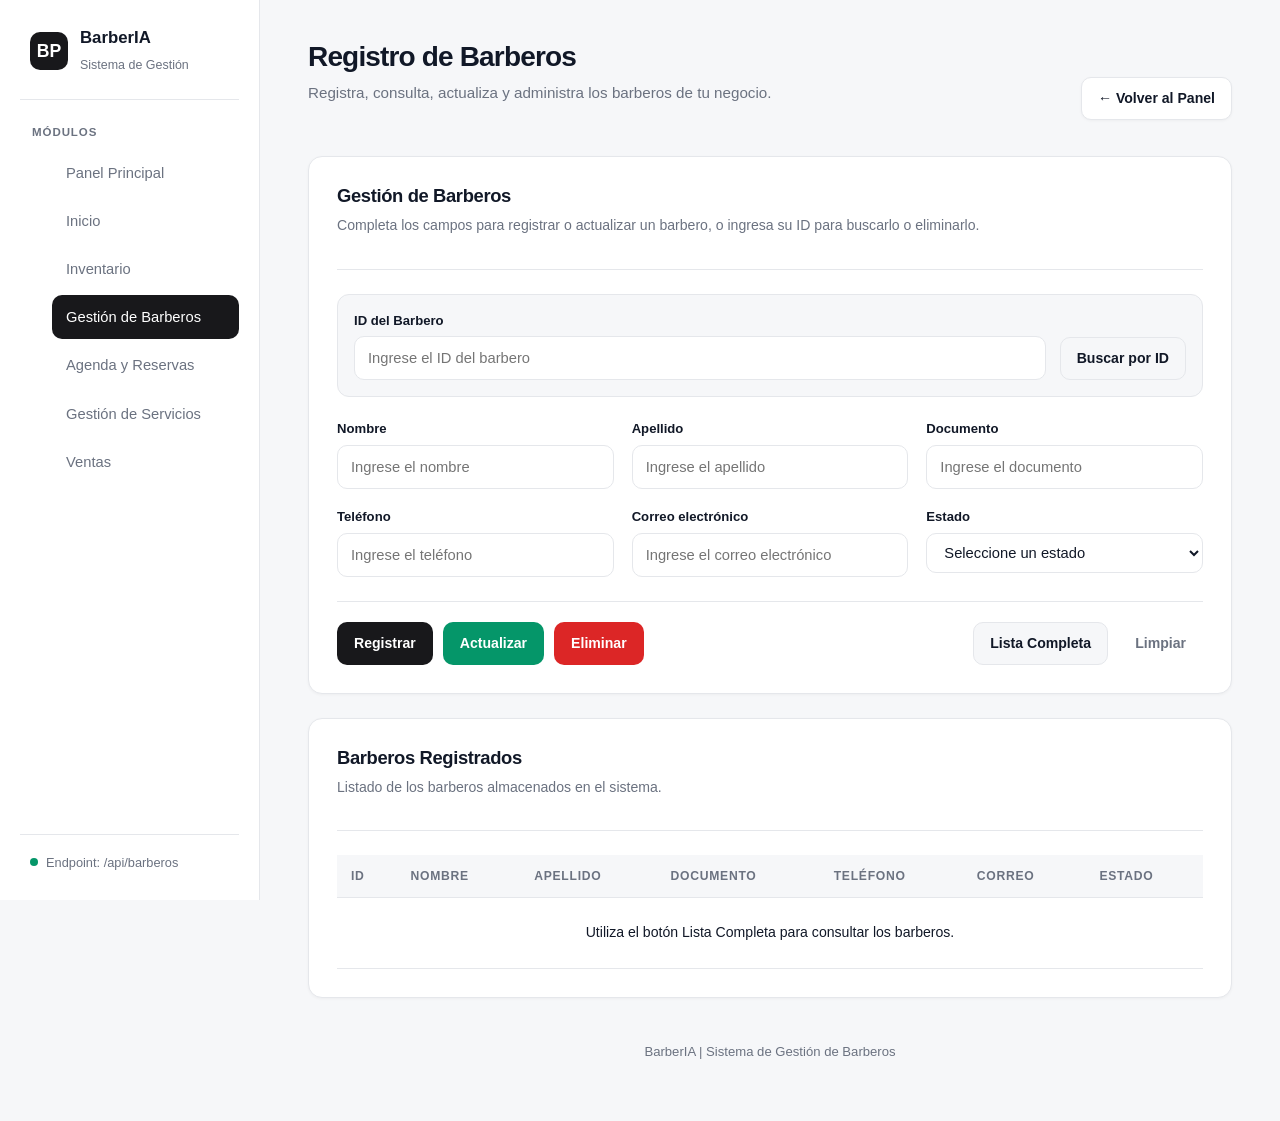
<file: barberos/index.html>
<!DOCTYPE html>
<html lang="es">
<head>
    <meta charset="UTF-8">
    <meta name="viewport" content="width=device-width, initial-scale=1.0">

    <title>BarberIA | Gestión de Barberos</title>

    <!-- Bootstrap para los mensajes -->
    <link href="https://cdn.jsdelivr.net/npm/bootstrap@5.3.3/dist/css/bootstrap.min.css"
          rel="stylesheet">

    <style>
        :root {
            --bg: #f6f7f9;
            --surface: #ffffff;
            --border: #e5e7eb;
            --text-main: #111827;
            --text-muted: #6b7280;
            --accent: #18181b;
            --accent-hover: #27272a;
            --success: #059669;
            --danger: #dc2626;
            --radius: 14px;
            --shadow-sm: 0 1px 3px rgba(0, 0, 0, 0.04);
        }

        * {
            box-sizing: border-box;
            margin: 0;
            padding: 0;
        }

        body {
            font-family: -apple-system, BlinkMacSystemFont, "Segoe UI",
                         Roboto, Inter, sans-serif;
            background-color: var(--bg);
            color: var(--text-main);
            display: flex;
            min-height: 100vh;
            line-height: 1.5;
        }

        /* BARRA LATERAL */

        .sidebar {
            width: 260px;
            background-color: var(--surface);
            border-right: 1px solid var(--border);
            padding: 28px 20px;
            display: flex;
            flex-direction: column;
            justify-content: space-between;
            position: sticky;
            top: 0;
            height: 100vh;
            flex-shrink: 0;
        }

        .brand {
            display: flex;
            align-items: center;
            gap: 12px;
            padding: 0 10px 24px;
            border-bottom: 1px solid var(--border);
            margin-bottom: 24px;
        }

        .brand-icon {
            width: 38px;
            height: 38px;
            background-color: var(--accent);
            color: white;
            border-radius: 10px;
            display: grid;
            place-items: center;
            font-weight: 700;
            font-size: 1.1rem;
        }

        .brand-text h1 {
            font-size: 1.05rem;
            font-weight: 700;
        }

        .brand-text span {
            font-size: 0.78rem;
            color: var(--text-muted);
            display: block;
        }

        .nav-label {
            font-size: 0.72rem;
            text-transform: uppercase;
            letter-spacing: 0.08em;
            color: var(--text-muted);
            font-weight: 600;
            padding: 0 12px;
            margin-bottom: 10px;
        }

        .nav-list {
            list-style: none;
            display: flex;
            flex-direction: column;
            gap: 4px;
        }

        .nav-link {
            display: flex;
            align-items: center;
            padding: 11px 14px;
            border-radius: 10px;
            text-decoration: none;
            color: var(--text-muted);
            font-size: 0.92rem;
            font-weight: 500;
            transition: all 0.18s ease;
        }

        .nav-link:hover {
            background-color: var(--bg);
            color: var(--text-main);
        }

        .nav-link.active {
            background-color: var(--accent);
            color: white;
        }

        .sidebar-footer {
            padding-top: 18px;
            border-top: 1px solid var(--border);
            font-size: 0.8rem;
            color: var(--text-muted);
            padding-left: 10px;
            display: flex;
            align-items: center;
            gap: 8px;
        }

        .status-dot {
            width: 8px;
            height: 8px;
            background-color: var(--success);
            border-radius: 50%;
        }

        /* CONTENIDO PRINCIPAL */

        .main-content {
            flex: 1;
            padding: 40px 48px;
            max-width: 1280px;
            margin: 0 auto;
            width: 100%;
            min-width: 0;
        }

        .topbar {
            display: flex;
            justify-content: space-between;
            align-items: flex-end;
            margin-bottom: 36px;
            flex-wrap: wrap;
            gap: 16px;
        }

        .topbar h2 {
            font-size: 1.75rem;
            font-weight: 700;
            letter-spacing: -0.03em;
        }

        .topbar p {
            color: var(--text-muted);
            font-size: 0.95rem;
            margin-top: 4px;
        }

        /* BOTONES */

        .btn-outline,
        .btn-primary,
        .btn-secondary,
        .btn-success,
        .btn-danger,
        .btn-ghost {
            display: inline-flex;
            align-items: center;
            justify-content: center;
            gap: 8px;
            padding: 10px 16px;
            border-radius: 10px;
            font-size: 0.88rem;
            font-weight: 600;
            text-decoration: none;
            cursor: pointer;
            border: 1px solid transparent;
            transition: all 0.18s ease;
        }

        .btn-outline {
            background-color: white;
            color: var(--text-main);
            border-color: var(--border);
            box-shadow: var(--shadow-sm);
        }

        .btn-outline:hover {
            background-color: var(--bg);
        }

        .btn-primary {
            background-color: var(--accent);
            color: white;
        }

        .btn-primary:hover {
            background-color: var(--accent-hover);
            color: white;
        }

        .btn-secondary {
            background-color: var(--bg);
            color: var(--text-main);
            border-color: var(--border);
        }

        .btn-secondary:hover {
            background-color: #eceef2;
        }

        .btn-success {
            background-color: var(--success);
            color: white;
        }

        .btn-success:hover {
            background-color: #047857;
            color: white;
        }

        .btn-danger {
            background-color: var(--danger);
            color: white;
        }

        .btn-danger:hover {
            background-color: #b91c1c;
            color: white;
        }

        .btn-ghost {
            background-color: transparent;
            color: var(--text-muted);
        }

        .btn-ghost:hover {
            color: var(--text-main);
            background-color: var(--bg);
        }

        /* TARJETAS */

        .panel-card {
            background-color: var(--surface);
            border: 1px solid var(--border);
            border-radius: var(--radius);
            padding: 28px;
            box-shadow: var(--shadow-sm);
            margin-bottom: 24px;
        }

        .panel-header {
            margin-bottom: 24px;
            padding-bottom: 16px;
            border-bottom: 1px solid var(--border);
        }

        .panel-header h3 {
            font-size: 1.15rem;
            font-weight: 700;
            letter-spacing: -0.02em;
        }

        .panel-header p {
            font-size: 0.88rem;
            color: var(--text-muted);
            margin-top: 4px;
        }

        /* BUSCAR POR ID */

        .search-row {
            display: grid;
            grid-template-columns: 1fr auto;
            gap: 14px;
            align-items: end;
            padding: 16px;
            background-color: var(--bg);
            border: 1px solid var(--border);
            border-radius: 12px;
            margin-bottom: 22px;
        }

        .search-action {
            display: flex;
        }

        /* FORMULARIO */

        .form-grid {
            display: grid;
            grid-template-columns: repeat(3, 1fr);
            gap: 18px;
        }

        .form-group {
            display: flex;
            flex-direction: column;
            gap: 6px;
        }

        .form-group label {
            font-size: 0.82rem;
            font-weight: 600;
            color: var(--text-main);
        }

        .form-group input,
        .form-group select {
            width: 100%;
            padding: 10px 13px;
            border-radius: 10px;
            border: 1px solid var(--border);
            background-color: var(--surface);
            color: var(--text-main);
            font-size: 0.92rem;
            transition: border-color 0.18s ease,
                        box-shadow 0.18s ease;
        }

        .form-group input:focus,
        .form-group select:focus {
            outline: none;
            border-color: var(--accent);
            box-shadow: 0 0 0 3px rgba(24, 24, 27, 0.08);
        }

        /* MENSAJES */

        #mensaje {
            margin-top: 18px;
        }

        #mensaje .alert {
            border-radius: 10px;
            margin-bottom: 0;
        }

        /* BARRA DE ACCIONES */

        .actions-bar {
            display: flex;
            justify-content: space-between;
            align-items: center;
            flex-wrap: wrap;
            gap: 12px;
            margin-top: 24px;
            padding-top: 20px;
            border-top: 1px solid var(--border);
        }

        .actions-left,
        .actions-right {
            display: flex;
            flex-wrap: wrap;
            gap: 10px;
        }

        /* TABLA */

        .table-section {
            margin-top: 24px;
        }

        .table-responsive {
            overflow-x: auto;
        }

        .data-table {
            width: 100%;
            border-collapse: collapse;
            font-size: 0.9rem;
        }

        .data-table th {
            text-align: left;
            font-size: 0.76rem;
            text-transform: uppercase;
            letter-spacing: 0.06em;
            color: var(--text-muted);
            font-weight: 600;
            padding: 12px 14px;
            border-bottom: 1px solid var(--border);
            background-color: var(--bg);
            white-space: nowrap;
        }

        .data-table td {
            padding: 13px 14px;
            border-bottom: 1px solid var(--border);
            color: var(--text-main);
            font-size: 0.88rem;
        }

        .data-table tbody tr:hover {
            background-color: var(--bg);
        }

        .empty-cell {
            text-align: center;
            color: var(--text-muted);
            padding: 24px !important;
        }

        /* PIE DE PÁGINA */

        .footer {
            text-align: center;
            color: var(--text-muted);
            padding: 20px 10px;
            font-size: 0.82rem;
        }

        /* RESPONSIVE */

        @media (max-width: 860px) {
            body {
                flex-direction: column;
            }

            .sidebar {
                width: 100%;
                height: auto;
                position: static;
                padding: 18px 20px;
            }

            .nav-list {
                flex-direction: row;
                flex-wrap: wrap;
            }

            .sidebar-footer {
                display: none;
            }

            .main-content {
                padding: 28px 20px;
            }

            .form-grid {
                grid-template-columns: repeat(2, 1fr);
            }
        }

        @media (max-width: 560px) {
            .form-grid {
                grid-template-columns: 1fr;
            }

            .search-row {
                grid-template-columns: 1fr;
            }

            .search-action button {
                width: 100%;
            }

            .panel-card {
                padding: 20px;
            }

            .actions-bar,
            .actions-left,
            .actions-right {
                width: 100%;
            }

            .actions-left button,
            .actions-right button {
                flex: 1;
            }
        }
    </style>
</head>

<body>

    <!-- BARRA LATERAL -->

    <aside class="sidebar">

        <div>

            <div class="brand">
                <div class="brand-icon">BP</div>

                <div class="brand-text">
                    <h1>BarberIA</h1>
                    <span>Sistema de Gestión</span>
                </div>
            </div>

            <p class="nav-label">Módulos</p>

            <ul class="nav-list">
                <li>
                    <a href="/index.html" class="nav-link">
                        Panel Principal
                    </a>
                </li>

                <li>
                    <a href="#" class="nav-link">
                        Inicio
                    </a>
                </li>

                <li>
                    <a href="#" class="nav-link">
                        Inventario
                    </a>
                </li>

                <li>
                    <a href="index.html" class="nav-link active">
                        Gestión de Barberos
                    </a>
                </li>

                <li>
                    <a href="#" class="nav-link">
                        Agenda y Reservas
                    </a>
                </li>

                <li>
                    <a href="#" class="nav-link">
                        Gestión de Servicios
                    </a>
                </li>

                <li>
                    <a href="#" class="nav-link">
                        Ventas
                    </a>
                </li>
            </ul>

        </div>

        <div class="sidebar-footer">
            <span class="status-dot"></span>
            <span>Endpoint: /api/barberos</span>
        </div>

    </aside>


    <!-- CONTENIDO PRINCIPAL -->

    <main class="main-content">

        <header class="topbar">

            <div>
                <h2>Registro de Barberos</h2>

                <p>
                    Registra, consulta, actualiza y administra
                    los barberos de tu negocio.
                </p>
            </div>

            <a href="/index.html" class="btn-outline">
                ← Volver al Panel
            </a>

        </header>


        <!-- FORMULARIO CRUD -->

        <section class="panel-card">

            <div class="panel-header">
                <h3>Gestión de Barberos</h3>

                <p>
                    Completa los campos para registrar o actualizar
                    un barbero, o ingresa su ID para buscarlo o eliminarlo.
                </p>
            </div>


            <form id="formBarberos" onsubmit="return false;">

                <!-- BÚSQUEDA POR ID -->

                <div class="search-row">

                    <div class="form-group">

                        <label for="id">ID del Barbero</label>

                        <input
                            type="number"
                            id="id"
                            min="1"
                            placeholder="Ingrese el ID del barbero"
                        >

                    </div>

                    <div class="search-action">

                        <button
                            type="button"
                            class="btn-secondary"
                            onclick="buscarBarbero()"
                        >
                            Buscar por ID
                        </button>

                    </div>

                </div>


                <!-- CAMPOS DEL BARBERO -->

                <div class="form-grid">

                    <div class="form-group">

                        <label for="nombre">Nombre</label>

                        <input
                            type="text"
                            id="nombre"
                            placeholder="Ingrese el nombre"
                        >

                    </div>


                    <div class="form-group">

                        <label for="apellido">Apellido</label>

                        <input
                            type="text"
                            id="apellido"
                            placeholder="Ingrese el apellido"
                        >

                    </div>


                    <div class="form-group">

                        <label for="documento">Documento</label>

                        <input
                            type="text"
                            id="documento"
                            placeholder="Ingrese el documento"
                        >

                    </div>


                    <div class="form-group">

                        <label for="telefono">Teléfono</label>

                        <input
                            type="text"
                            id="telefono"
                            placeholder="Ingrese el teléfono"
                        >

                    </div>


                    <div class="form-group">

                        <label for="correo">Correo electrónico</label>

                        <input
                            type="email"
                            id="correo"
                            placeholder="Ingrese el correo electrónico"
                        >

                    </div>


                    <div class="form-group">

                        <label for="estado">Estado</label>

                        <select id="estado">

                            <option value="">Seleccione un estado</option>
                            <option value="ACTIVO">Activo</option>
                            <option value="INACTIVO">Inactivo</option>

                        </select>

                    </div>

                </div>


                <!-- MENSAJES -->

                <div id="mensaje" role="status" aria-live="polite"></div>


                <!-- BOTONES CRUD -->

                <div class="actions-bar">

                    <div class="actions-left">

                        <button
                            type="button"
                            class="btn-primary"
                            onclick="registrarBarbero()"
                        >
                            Registrar
                        </button>

                        <button
                            type="button"
                            class="btn-success"
                            onclick="actualizarBarbero()"
                        >
                            Actualizar
                        </button>

                        <button
                            type="button"
                            class="btn-danger"
                            onclick="eliminarBarbero()"
                        >
                            Eliminar
                        </button>

                    </div>


                    <div class="actions-right">

                        <button
                            type="button"
                            class="btn-secondary"
                            onclick="listarBarberos()"
                        >
                            Lista Completa
                        </button>

                        <button
                            type="button"
                            class="btn-ghost"
                            onclick="limpiarFormulario()"
                        >
                            Limpiar
                        </button>

                    </div>

                </div>

            </form>

        </section>


        <!-- TABLA DE BARBEROS -->

        <section class="panel-card table-section">

            <div class="panel-header">

                <h3>Barberos Registrados</h3>

                <p>
                    Listado de los barberos almacenados en el sistema.
                </p>

            </div>

            <div class="table-responsive">

                <table class="data-table">

                    <thead>
                        <tr>
                            <th>ID</th>
                            <th>Nombre</th>
                            <th>Apellido</th>
                            <th>Documento</th>
                            <th>Teléfono</th>
                            <th>Correo</th>
                            <th>Estado</th>
                        </tr>
                    </thead>

                    <tbody id="tablaBarberos">
                        <tr>
                            <td colspan="7" class="empty-cell">
                                Utiliza el botón Lista Completa
                                para consultar los barberos.
                            </td>
                        </tr>
                    </tbody>

                </table>

            </div>

        </section>


        <!-- PIE DE PÁGINA -->

        <footer class="footer">
            BarberIA | Sistema de Gestión de Barberos
        </footer>

    </main>


    <!-- JAVASCRIPT DEL MÓDULO -->

    <script src="cliente.js"></script>

</body>
</html>
</file>
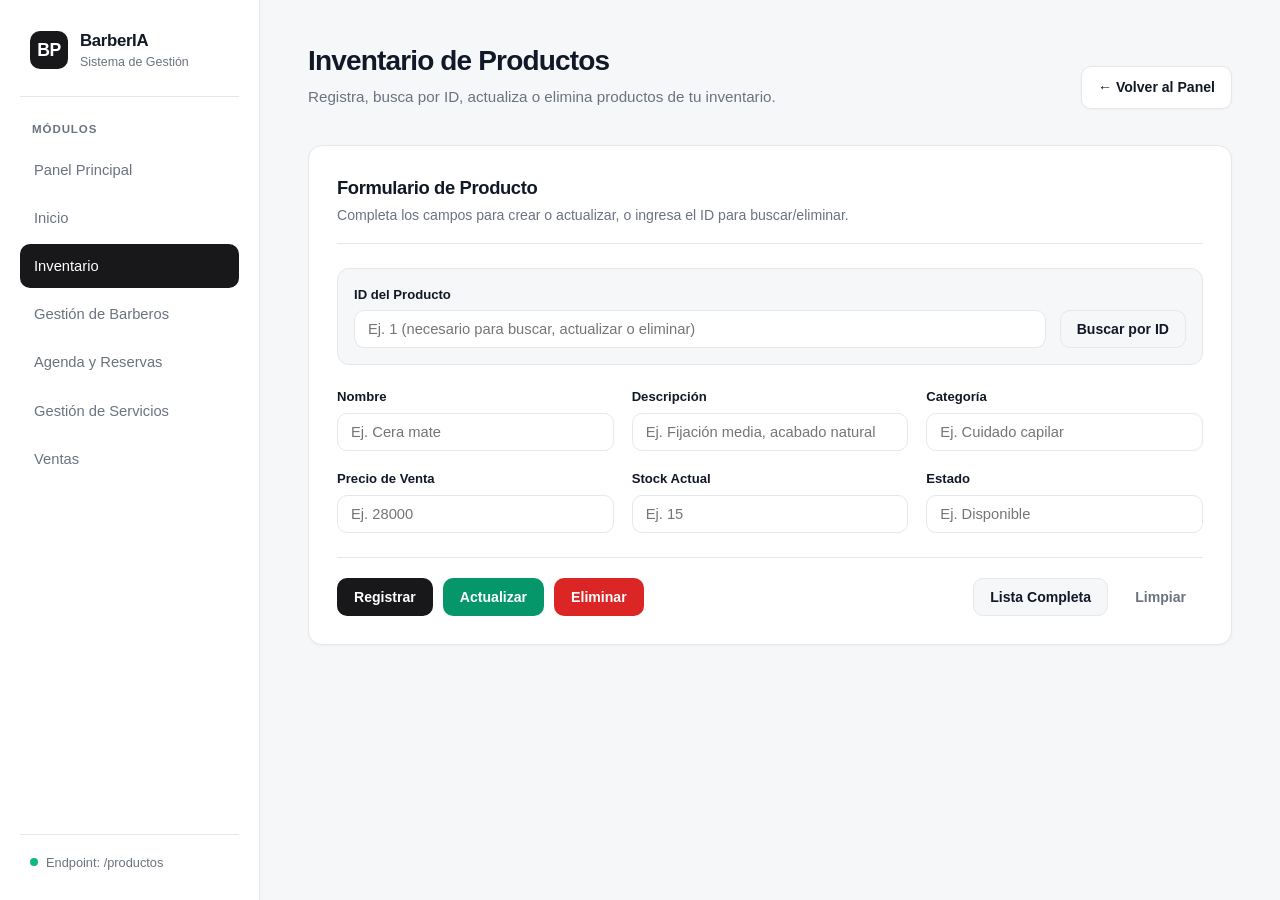
<file: inventario/inventario.html>
<!DOCTYPE html>
<html lang="es">
<head>
  <meta charset="UTF-8" />
  <meta name="viewport" content="width=device-width, initial-scale=1.0" />
  <title>BarberIA — Inventario</title>
  <link rel="stylesheet" href="/styles.css" />
  <link rel="stylesheet" href="/inventario/inventario.css" />
</head>
<body>

  <!-- Barra lateral -->
  <aside class="sidebar">
    <div>
      <div class="brand">
        <div class="brand-icon">BP</div>
        <div class="brand-text">
          <h1>BarberIA</h1>
          <span>Sistema de Gestión</span>
        </div>
      </div>

      <p class="nav-label">Módulos</p>
      <ul class="nav-list">
        <li><a href="/index.html" class="nav-link">Panel Principal</a></li>
        <li><a href="inicio.html" class="nav-link">Inicio</a></li>
        <li><a href="/inventario/inventario.html" class="nav-link active">Inventario</a></li>
        <li><a href="barberos.html" class="nav-link">Gestión de Barberos</a></li>
        <li><a href="agenda.html" class="nav-link">Agenda y Reservas</a></li>
        <li><a href="servicios.html" class="nav-link">Gestión de Servicios</a></li>
        <li><a href="ventas.html" class="nav-link">Ventas</a></li>
      </ul>
    </div>

    <div class="sidebar-footer">
      <span class="status-dot online"></span>
      <span>Endpoint: /productos</span>
    </div>
  </aside>

  <!-- Contenido principal -->
  <main class="main-content">
    <header class="topbar">
      <div>
        <h2>Inventario de Productos</h2>
        <p>Registra, busca por ID, actualiza o elimina productos de tu inventario.</p>
      </div>
      <a href="/index.html" class="btn-outline">← Volver al Panel</a>
    </header>

    <!-- Tarjeta del Formulario CRUD -->
    <section class="panel-card">
      <div class="panel-header">
        <div>
          <h3>Formulario de Producto</h3>
          <p>Completa los campos para crear o actualizar, o ingresa el ID para buscar/eliminar.</p>
        </div>
      </div>

      <form id="formInventario" onsubmit="return false;">
        <!-- Búsqueda por ID -->
        <div class="search-row">
          <div class="form-group">
            <label for="id">ID del Producto</label>
            <input type="number" id="id" min="1" placeholder="Ej. 1 (necesario para buscar, actualizar o eliminar)" />
          </div>
          <div class="search-action">
            <button type="button" class="btn-secondary" onclick="obtenerProducto()">Buscar por ID</button>
          </div>
        </div>

        <!-- Campos del producto -->
        <div class="form-grid">
          <div class="form-group">
            <label for="nombre">Nombre</label>
            <input type="text" id="nombre" placeholder="Ej. Cera mate" required />
          </div>

          <div class="form-group">
            <label for="descripcion">Descripción</label>
            <input type="text" id="descripcion" placeholder="Ej. Fijación media, acabado natural" required />
          </div>

          <div class="form-group">
            <label for="categoria">Categoría</label>
            <input type="text" id="categoria" placeholder="Ej. Cuidado capilar" required />
          </div>

          <div class="form-group">
            <label for="precioVenta">Precio de Venta</label>
            <input type="number" id="precioVenta" min="0" step="any" placeholder="Ej. 28000" required />
          </div>

          <div class="form-group">
            <label for="stockActual">Stock Actual</label>
            <input type="number" id="stockActual" min="0" step="1" placeholder="Ej. 15" required />
          </div>

          <div class="form-group">
            <label for="estado">Estado</label>
            <input type="text" id="estado" placeholder="Ej. Disponible" required />
          </div>
        </div>

        <div id="mensajeEstado" class="feedback" role="status" aria-live="polite"></div>

        <!-- Acciones CRUD -->
        <div class="actions-bar">
          <div class="actions-left">
            <button type="button" class="btn-primary" onclick="registrarProducto()">Registrar</button>
            <button type="button" class="btn-success" onclick="actualizarProducto()">Actualizar</button>
            <button type="button" class="btn-danger" onclick="eliminarProducto()">Eliminar</button>
          </div>
          <div class="actions-right">
            <button type="button" class="btn-secondary" onclick="obtenerListaProductos()">Lista Completa</button>
            <button type="button" class="btn-ghost" onclick="limpiarFormulario()">Limpiar</button>
          </div>
        </div>
      </form>
    </section>

   
  <script src="/inventario/inventario.js"></script>
</body>
</html>
</file>
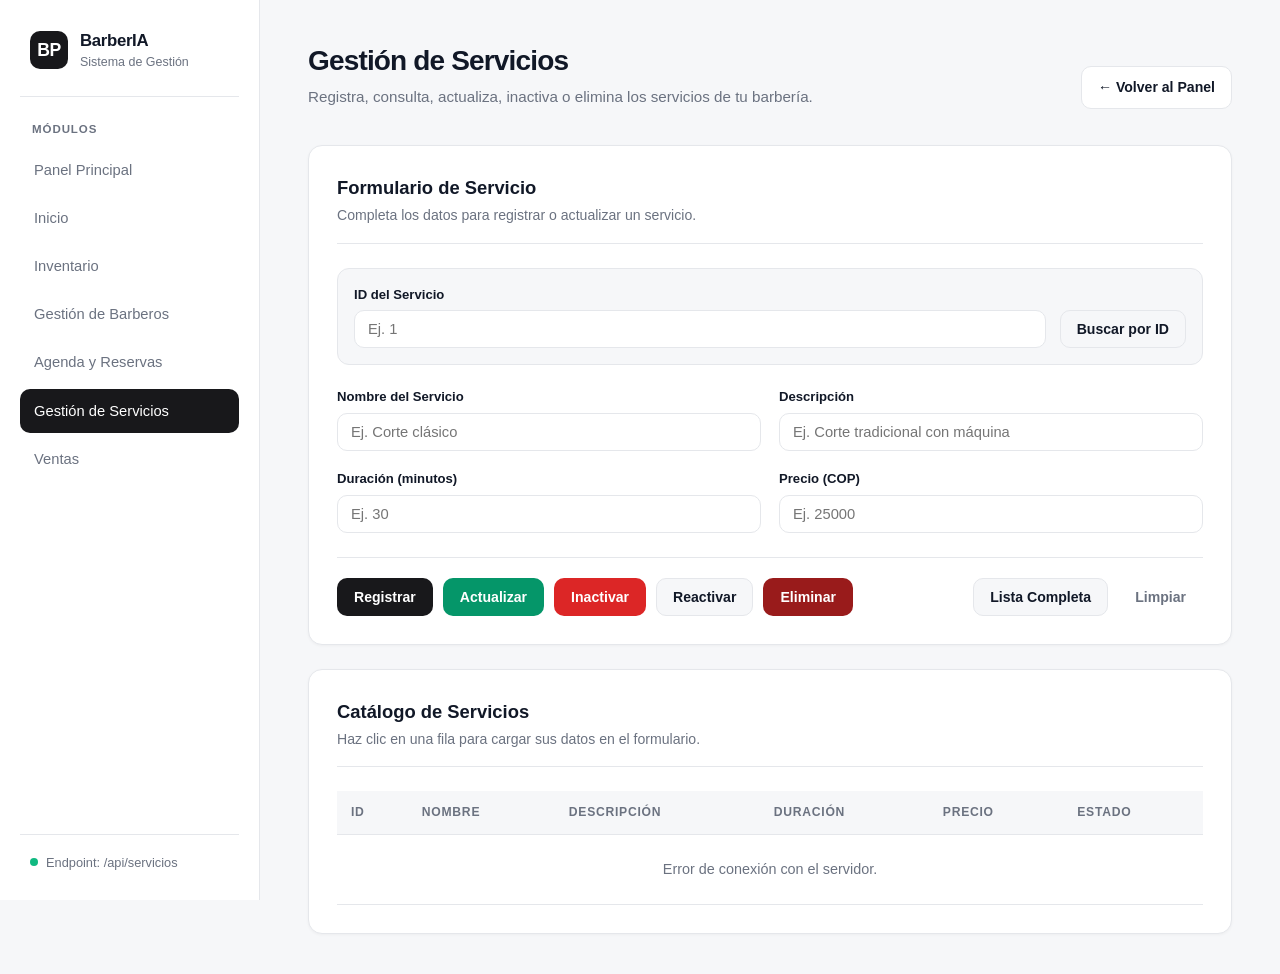
<file: servicios/servicios.html>
<!DOCTYPE html>
<html lang="es">
<head>
  <meta charset="UTF-8">
  <meta name="viewport" content="width=device-width, initial-scale=1.0">
  <title>BarberIA — Gestión de Servicios</title>

  <!-- Rutas corregidas -->
  <link rel="stylesheet" href="../styles.css">
  <link rel="stylesheet" href="servicios.css">
</head>

<body>

  <!-- Barra lateral -->
  <aside class="sidebar">
    <div>
      <div class="brand">
        <div class="brand-icon">BP</div>
        <div class="brand-text">
          <h1>BarberIA</h1>
          <span>Sistema de Gestión</span>
        </div>
      </div>

      <p class="nav-label">Módulos</p>

      <ul class="nav-list">
        <li><a href="../index.html" class="nav-link">Panel Principal</a></li>
        <li><a href="../inicio.html" class="nav-link">Inicio</a></li>
        <li><a href="../inventario/inventario.html" class="nav-link">Inventario</a></li>
        <li><a href="../barberos.html" class="nav-link">Gestión de Barberos</a></li>
        <li><a href="../agenda.html" class="nav-link">Agenda y Reservas</a></li>
        <li><a href="servicios.html" class="nav-link active">Gestión de Servicios</a></li>
        <li><a href="../ventas.html" class="nav-link">Ventas</a></li>
      </ul>
    </div>

    <div class="sidebar-footer">
      <span class="status-dot online"></span>
      <span>Endpoint: /api/servicios</span>
    </div>
  </aside>

  <!-- Contenido principal -->
  <main class="main-content">

    <header class="topbar">
      <div>
        <h2>Gestión de Servicios</h2>
        <p>Registra, consulta, actualiza, inactiva o elimina los servicios de tu barbería.</p>
      </div>

      <a href="../index.html" class="btn-outline">← Volver al Panel</a>
    </header>

    <!-- Formulario -->
    <section class="panel-card">
      <div class="panel-header">
        <div>
          <h3>Formulario de Servicio</h3>
          <p>Completa los datos para registrar o actualizar un servicio.</p>
        </div>
      </div>

      <form id="formServicios" onsubmit="return false;">
        <div class="search-row">
          <div class="form-group">
            <label for="id">ID del Servicio</label>
            <input type="number" id="id" min="1" placeholder="Ej. 1">
          </div>

          <div class="search-action">
            <button type="button" class="btn-secondary" onclick="obtenerServicio()">
              Buscar por ID
            </button>
          </div>
        </div>

        <div class="form-grid">
          <div class="form-group">
            <label for="nombre">Nombre del Servicio</label>
            <input type="text" id="nombre" placeholder="Ej. Corte clásico" required>
          </div>

          <div class="form-group">
            <label for="descripcion">Descripción</label>
            <input type="text" id="descripcion" placeholder="Ej. Corte tradicional con máquina" required>
          </div>

          <div class="form-group">
            <label for="duracion">Duración (minutos)</label>
            <input type="number" id="duracion" min="1" placeholder="Ej. 30" required>
          </div>

          <div class="form-group">
            <label for="precio">Precio (COP)</label>
            <input type="number" id="precio" min="1" step="any" placeholder="Ej. 25000" required>
          </div>
        </div>

        <div id="mensajeEstado" class="feedback" role="status" aria-live="polite"></div>

        <div class="actions-bar">
          <div class="actions-left">
            <button type="button" class="btn-primary" onclick="registrarServicio()">
              Registrar
            </button>

            <button type="button" class="btn-success" onclick="actualizarServicio()">
              Actualizar
            </button>

            <button type="button" class="btn-danger" onclick="cambiarEstadoServicio(false)">
              Inactivar
            </button>

            <button type="button" class="btn-secondary" onclick="cambiarEstadoServicio(true)">
              Reactivar
            </button>

            <button type="button" class="btn-delete" onclick="eliminarServicio()">
              Eliminar
            </button>
          </div>

          <div class="actions-right">
            <button type="button" class="btn-secondary" onclick="obtenerListaServicios()">
              Lista Completa
            </button>

            <button type="button" class="btn-ghost" onclick="limpiarFormulario()">
              Limpiar
            </button>
          </div>
        </div>
      </form>
    </section>

    <!-- Catálogo de servicios -->
    <section class="panel-card table-section">
      <div class="panel-header">
        <div>
          <h3>Catálogo de Servicios</h3>
          <p>Haz clic en una fila para cargar sus datos en el formulario.</p>
        </div>
      </div>

      <div class="table-responsive">
        <table class="data-table">
          <thead>
            <tr>
              <th>ID</th>
              <th>Nombre</th>
              <th>Descripción</th>
              <th>Duración</th>
              <th>Precio</th>
              <th>Estado</th>
            </tr>
          </thead>

          <tbody id="tablaServicios">
            <tr>
              <td colspan="6" class="empty-cell">
                Presiona Lista Completa para consultar los servicios.
              </td>
            </tr>
          </tbody>
        </table>
      </div>
    </section>

  </main>

  <!-- Ruta corregida -->
  <script src="servicios.js"></script>

</body>
</html>
</file>
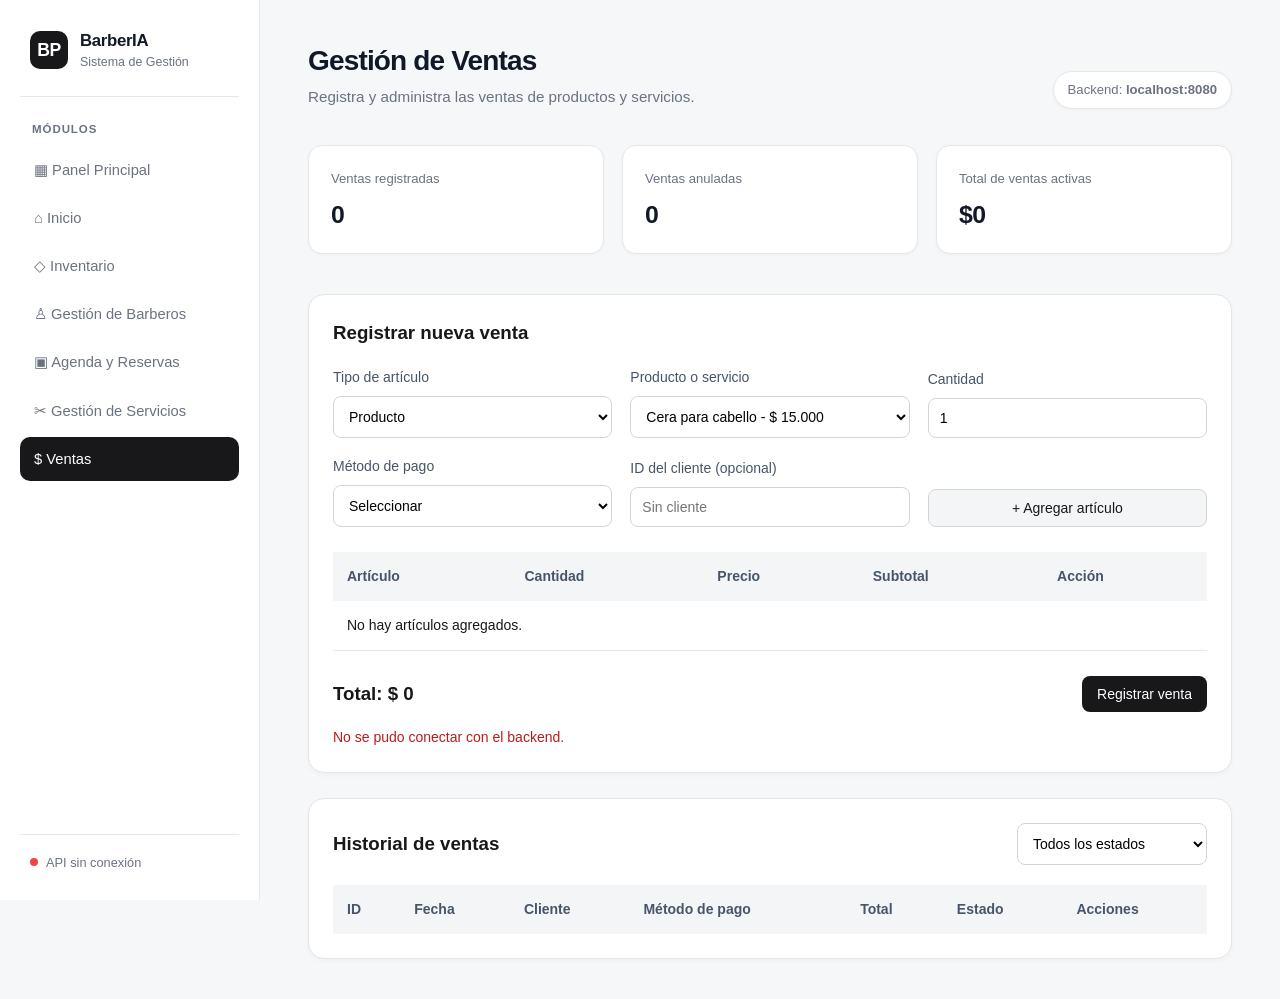
<file: ventas/ventas.html>
<!DOCTYPE html>
<html lang="es">
<head>
    <meta charset="UTF-8">
    <meta name="viewport" content="width=device-width, initial-scale=1.0">
    <title>BarberIA - Ventas</title>
    <link rel="stylesheet" href="../styles.css">
    <link rel="stylesheet" href="ventas.css">
</head>
<body>

    <aside class="sidebar">
        <div>
            <div class="brand">
                <div class="brand-icon">BP</div>
                <div class="brand-text">
                    <h1>BarberIA</h1>
                    <span>Sistema de Gestión</span>
                </div>
            </div>

            <p class="nav-label">Módulos</p>

            <ul class="nav-list">
                <li><a href="../index.html" class="nav-link">▦ Panel Principal</a></li>
                <li><a href="../inicio.html" class="nav-link">⌂ Inicio</a></li>
                <li><a href="../inventario/inventario.html" class="nav-link">◇ Inventario</a></li>
                <li><a href="../barberos.html" class="nav-link">♙ Gestión de Barberos</a></li>
                <li><a href="../agenda.html" class="nav-link">▣ Agenda y Reservas</a></li>
                <li><a href="../servicios.html" class="nav-link">✂ Gestión de Servicios</a></li>
                <li><a href="ventas.html" class="nav-link active">$ Ventas</a></li>
            </ul>
        </div>

        <div class="sidebar-footer">
            <span id="apiStatusDot" class="status-dot"></span>
            <span id="apiStatusText">Verificando API...</span>
        </div>
    </aside>

    <main class="main-content">

        <header class="topbar">
            <div>
                <h2>Gestión de Ventas</h2>
                <p>Registra y administra las ventas de productos y servicios.</p>
            </div>
            <div class="badge-api">
                Backend: <strong>localhost:8080</strong>
            </div>
        </header>

        <section class="stats-row resumen-ventas">
            <div class="stat-card">
                <span>Ventas registradas</span>
                <strong id="totalRegistradas">0</strong>
            </div>

            <div class="stat-card">
                <span>Ventas anuladas</span>
                <strong id="totalAnuladas">0</strong>
            </div>

            <div class="stat-card">
                <span>Total de ventas activas</span>
                <strong id="totalIngresos">$0</strong>
            </div>
        </section>

        <section class="panel-ventas">
            <h3>Registrar nueva venta</h3>

            <div class="form-grid">

                <div class="campo">
                    <label for="tipoItem">Tipo de artículo</label>
                    <select id="tipoItem">
                        <option value="PRODUCTO">Producto</option>
                        <option value="SERVICIO">Servicio</option>
                    </select>
                </div>

                <div class="campo">
                    <label for="itemId">Producto o servicio</label>
                    <select id="itemId"></select>
                </div>

                <div class="campo">
                    <label for="cantidad">Cantidad</label>
                    <input type="number" id="cantidad" min="1" value="1">
                </div>

                <div class="campo">
                    <label for="metodoPago">Método de pago</label>
                    <select id="metodoPago">
                        <option value="">Seleccionar</option>
                        <option value="EFECTIVO">Efectivo</option>
                        <option value="TRANSFERENCIA_BANCARIA">
                            Transferencia bancaria
                        </option>
                    </select>
                </div>

                <div class="campo">
                    <label for="clienteId">ID del cliente (opcional)</label>
                    <input type="number" id="clienteId" min="1"
                           placeholder="Sin cliente">
                </div>

                <div class="campo">
                    <button class="btn-secundario" id="btnAgregar">
                        + Agregar artículo
                    </button>
                </div>

            </div>

            <div class="tabla-contenedor">
                <table>
                    <thead>
                        <tr>
                            <th>Artículo</th>
                            <th>Cantidad</th>
                            <th>Precio</th>
                            <th>Subtotal</th>
                            <th>Acción</th>
                        </tr>
                    </thead>
                    <tbody id="tablaCarrito"></tbody>
                </table>
            </div>

            <div class="venta-footer">
                <h3>Total: <span id="totalVenta">$0</span></h3>
                <button class="btn-principal" id="btnRegistrar">
                    Registrar venta
                </button>
            </div>

            <p id="mensaje" role="status"></p>
        </section>

        <section class="panel-ventas">

            <div class="encabezado-tabla">
                <h3>Historial de ventas</h3>

                <select id="filtroEstado">
                    <option value="">Todos los estados</option>
                    <option value="REGISTRADA">Registradas</option>
                    <option value="ANULADA">Anuladas</option>
                </select>
            </div>

            <div class="tabla-contenedor">
                <table>
                    <thead>
                        <tr>
                            <th>ID</th>
                            <th>Fecha</th>
                            <th>Cliente</th>
                            <th>Método de pago</th>
                            <th>Total</th>
                            <th>Estado</th>
                            <th>Acciones</th>
                        </tr>
                    </thead>
                    <tbody id="tablaVentas"></tbody>
                </table>
            </div>

        </section>

    </main>

    <script src="ventas.js"></script>
</body>
</html>
</file>
<file: styles.css>
:root {
  --bg: #f6f7f9;
  --surface: #ffffff;
  --border: #e5e7eb;
  --text-main: #111827;
  --text-muted: #6b7280;
  --accent: #18181b;
  --accent-hover: #27272a;
  --success: #10b981;
  --danger: #ef4444;
  --warning: #f59e0b;
  --radius: 14px;
  --shadow-sm: 0 1px 3px rgba(0, 0, 0, 0.04);
  --shadow-md: 0 10px 25px -5px rgba(0, 0, 0, 0.06);
}

* {
  box-sizing: border-box;
  margin: 0;
  padding: 0;
}

body {
  font-family: -apple-system, BlinkMacSystemFont, "Segoe UI", Roboto, Inter, sans-serif;
  background-color: var(--bg);
  color: var(--text-main);
  display: flex;
  min-height: 100vh;
  line-height: 1.5;
}

/* Sidebar minimalista */
.sidebar {
  width: 260px;
  background-color: var(--surface);
  border-right: 1px solid var(--border);
  padding: 28px 20px;
  display: flex;
  flex-direction: column;
  justify-content: space-between;
  position: sticky;
  top: 0;
  height: 100vh;
}

.brand {
  display: flex;
  align-items: center;
  gap: 12px;
  padding: 0 10px 24px;
  border-bottom: 1px solid var(--border);
  margin-bottom: 24px;
}

.brand-icon {
  width: 38px;
  height: 38px;
  background-color: var(--accent);
  color: #ffffff;
  border-radius: 10px;
  display: grid;
  place-items: center;
  font-weight: 700;
  font-size: 1.1rem;
  letter-spacing: -0.5px;
}

.brand-text h1 {
  font-size: 1.05rem;
  font-weight: 700;
  letter-spacing: -0.02em;
}

.brand-text span {
  font-size: 0.78rem;
  color: var(--text-muted);
  display: block;
}

.nav-label {
  font-size: 0.72rem;
  text-transform: uppercase;
  letter-spacing: 0.08em;
  color: var(--text-muted);
  font-weight: 600;
  padding: 0 12px;
  margin-bottom: 10px;
}

.nav-list {
  list-style: none;
  display: flex;
  flex-direction: column;
  gap: 4px;
}

.nav-link {
  display: flex;
  align-items: center;
  gap: 12px;
  padding: 11px 14px;
  border-radius: 10px;
  text-decoration: none;
  color: var(--text-muted);
  font-size: 0.92rem;
  font-weight: 500;
  transition: all 0.18s ease;
}

.nav-link:hover {
  background-color: var(--bg);
  color: var(--text-main);
}

.nav-link.active {
  background-color: var(--accent);
  color: #ffffff;
}

.nav-link svg {
  width: 18px;
  height: 18px;
  stroke-width: 1.9;
  flex-shrink: 0;
}

.sidebar-footer {
  padding-top: 18px;
  border-top: 1px solid var(--border);
  font-size: 0.8rem;
  color: var(--text-muted);
  padding-left: 10px;
  display: flex;
  align-items: center;
  gap: 8px;
}

.status-dot {
  display: inline-block;
  width: 8px;
  height: 8px;
  background-color: var(--warning);
  border-radius: 50%;
  transition: background-color 0.25s ease;
}

.status-dot.online {
  background-color: var(--success);
}

.status-dot.offline {
  background-color: var(--danger);
}

/* Contenido Principal */
.main-content {
  flex: 1;
  padding: 40px 48px;
  max-width: 1280px;
  margin: 0 auto;
}

.topbar {
  display: flex;
  justify-content: space-between;
  align-items: flex-end;
  margin-bottom: 36px;
  flex-wrap: wrap;
  gap: 16px;
}

.topbar h2 {
  font-size: 1.75rem;
  font-weight: 700;
  letter-spacing: -0.03em;
}

.topbar p {
  color: var(--text-muted);
  font-size: 0.95rem;
  margin-top: 4px;
}

.badge-api {
  background-color: var(--surface);
  border: 1px solid var(--border);
  padding: 8px 14px;
  border-radius: 999px;
  font-size: 0.82rem;
  color: var(--text-muted);
  box-shadow: var(--shadow-sm);
}

/* Tarjetas de Resumen Rápido */
.stats-row {
  display: grid;
  grid-template-columns: repeat(auto-fit, minmax(200px, 1fr));
  gap: 18px;
  margin-bottom: 40px;
}

.stat-card {
  background-color: var(--surface);
  border: 1px solid var(--border);
  border-radius: var(--radius);
  padding: 20px 22px;
  box-shadow: var(--shadow-sm);
}

.stat-card span {
  font-size: 0.82rem;
  color: var(--text-muted);
  font-weight: 500;
}

.stat-card strong {
  display: block;
  font-size: 1.55rem;
  font-weight: 700;
  margin-top: 6px;
  letter-spacing: -0.02em;
}

/* Cuadrícula de Módulos CRUD */
.section-title {
  font-size: 1.05rem;
  font-weight: 600;
  margin-bottom: 18px;
  color: var(--text-main);
}

.modules-grid {
  display: grid;
  grid-template-columns: repeat(auto-fill, minmax(300px, 1fr));
  gap: 22px;
}

.module-card {
  background-color: var(--surface);
  border: 1px solid var(--border);
  border-radius: var(--radius);
  padding: 26px;
  text-decoration: none;
  color: inherit;
  display: flex;
  flex-direction: column;
  justify-content: space-between;
  transition: transform 0.2s ease, box-shadow 0.2s ease, border-color 0.2s ease;
  box-shadow: var(--shadow-sm);
}

.module-card:hover {
  transform: translateY(-3px);
  box-shadow: var(--shadow-md);
  border-color: #d1d5db;
}

.card-header {
  display: flex;
  justify-content: space-between;
  align-items: center;
  margin-bottom: 18px;
}

.icon-box {
  width: 44px;
  height: 44px;
  border-radius: 12px;
  background-color: var(--bg);
  border: 1px solid var(--border);
  display: grid;
  place-items: center;
  color: var(--text-main);
}

.module-tag {
  font-size: 0.74rem;
  font-weight: 600;
  padding: 4px 10px;
  border-radius: 999px;
  background-color: var(--bg);
  color: var(--text-muted);
}

.module-card h3 {
  font-size: 1.12rem;
  font-weight: 600;
  margin-bottom: 8px;
  letter-spacing: -0.01em;
}

.module-card p {
  font-size: 0.88rem;
  color: var(--text-muted);
  margin-bottom: 22px;
}

.card-footer {
  display: flex;
  align-items: center;
  justify-content: space-between;
  font-size: 0.85rem;
  font-weight: 600;
  color: var(--text-main);
  padding-top: 14px;
  border-top: 1px solid var(--bg);
}

.module-card:hover .arrow {
  transform: translateX(4px);
}

.arrow {
  transition: transform 0.2s ease;
}

/* Responsivo */
@media (max-width: 860px) {
  body {
    flex-direction: column;
  }
  .sidebar {
    width: 100%;
    height: auto;
    position: static;
    padding: 18px 20px;
  }
  .nav-list {
    flex-direction: row;
    flex-wrap: wrap;
  }
  .sidebar-footer {
    display: none;
  }
  .main-content {
    padding: 28px 20px;
  }
}
</file>
<file: inventario/inventario.css>
.btn-outline,
.btn-primary,
.btn-secondary,
.btn-success,
.btn-danger,
.btn-ghost {
  display: inline-flex;
  align-items: center;
  justify-content: center;
  gap: 8px;
  padding: 10px 16px;
  border-radius: 10px;
  font-size: 0.88rem;
  font-weight: 600;
  text-decoration: none;
  cursor: pointer;
  border: 1px solid transparent;
  transition: all 0.18s ease;
}

.btn-outline {
  background-color: var(--surface);
  color: var(--text-main);
  border-color: var(--border);
  box-shadow: var(--shadow-sm);
}

.btn-outline:hover {
  background-color: var(--bg);
}

.btn-primary {
  background-color: var(--accent);
  color: #ffffff;
}

.btn-primary:hover {
  background-color: var(--accent-hover);
}

.btn-secondary {
  background-color: var(--bg);
  color: var(--text-main);
  border-color: var(--border);
}

.btn-secondary:hover {
  background-color: #eceef2;
}

.btn-success {
  background-color: #059669;
  color: #ffffff;
}

.btn-success:hover {
  background-color: #047857;
}

.btn-danger {
  background-color: #dc2626;
  color: #ffffff;
}

.btn-danger:hover {
  background-color: #b91c1c;
}

.btn-ghost {
  background-color: transparent;
  color: var(--text-muted);
}

.btn-ghost:hover {
  color: var(--text-main);
  background-color: var(--bg);
}

/* Tarjetas del módulo */
.panel-card {
  background-color: var(--surface);
  border: 1px solid var(--border);
  border-radius: var(--radius);
  padding: 28px;
  box-shadow: var(--shadow-sm);
}

.table-section {
  margin-top: 24px;
}

.panel-header {
  margin-bottom: 24px;
  padding-bottom: 16px;
  border-bottom: 1px solid var(--border);
}

.panel-header h3 {
  font-size: 1.15rem;
  font-weight: 700;
  letter-spacing: -0.02em;
}

.panel-header p {
  font-size: 0.88rem;
  color: var(--text-muted);
  margin-top: 4px;
}

/* Fila de búsqueda por ID */
.search-row {
  display: grid;
  grid-template-columns: 1fr auto;
  gap: 14px;
  align-items: end;
  padding: 16px;
  background-color: var(--bg);
  border: 1px solid var(--border);
  border-radius: 12px;
  margin-bottom: 22px;
}

/* Cuadrícula de campos */
.form-grid {
  display: grid;
  grid-template-columns: repeat(3, 1fr);
  gap: 18px;
}

.form-group {
  display: flex;
  flex-direction: column;
  gap: 6px;
}

.form-group label {
  font-size: 0.82rem;
  font-weight: 600;
  color: var(--text-main);
}

.form-group input {
  width: 100%;
  padding: 10px 13px;
  border-radius: 10px;
  border: 1px solid var(--border);
  background-color: var(--surface);
  color: var(--text-main);
  font-size: 0.92rem;
  transition: border-color 0.18s ease, box-shadow 0.18s ease;
}

.form-group input:focus {
  outline: none;
  border-color: var(--accent);
  box-shadow: 0 0 0 3px rgba(24, 24, 27, 0.08);
}

/* Mensajes de estado */
.feedback {
  margin-top: 18px;
  padding: 12px 14px;
  border-radius: 10px;
  font-size: 0.88rem;
  font-weight: 500;
  display: none;
}

.feedback.show {
  display: block;
}

.feedback.success {
  background-color: #ecfdf5;
  color: #065f46;
  border: 1px solid #a7f3d0;
}

.feedback.error {
  background-color: #fef2f2;
  color: #991b1b;
  border: 1px solid #fecaca;
}

/* Barra de botones CRUD */
.actions-bar {
  display: flex;
  justify-content: space-between;
  align-items: center;
  flex-wrap: wrap;
  gap: 12px;
  margin-top: 24px;
  padding-top: 20px;
  border-top: 1px solid var(--border);
}

.actions-left,
.actions-right {
  display: flex;
  flex-wrap: wrap;
  gap: 10px;
}

/* Tabla */
.table-responsive {
  overflow-x: auto;
}

.data-table {
  width: 100%;
  border-collapse: collapse;
  font-size: 0.9rem;
}

.data-table th {
  text-align: left;
  font-size: 0.76rem;
  text-transform: uppercase;
  letter-spacing: 0.06em;
  color: var(--text-muted);
  font-weight: 600;
  padding: 12px 14px;
  border-bottom: 1px solid var(--border);
  background-color: var(--bg);
}

.data-table td {
  padding: 13px 14px;
  border-bottom: 1px solid var(--border);
  color: var(--text-main);
}

.data-table tbody tr {
  cursor: pointer;
  transition: background-color 0.15s ease;
}

.data-table tbody tr:hover {
  background-color: var(--bg);
}

.empty-cell {
  text-align: center !important;
  color: var(--text-muted) !important;
  padding: 24px !important;
}

@media (max-width: 860px) {
  .form-grid {
    grid-template-columns: 1fr;
  }
  .search-row {
    grid-template-columns: 1fr;
  }
  .panel-card {
    padding: 20px;
  }
}
</file>
<file: servicios/servicios.css>
/* Botones */
.btn-outline,
.btn-primary,
.btn-secondary,
.btn-success,
.btn-danger,
.btn-delete,
.btn-ghost {
    display: inline-flex;
    align-items: center;
    justify-content: center;
    gap: 8px;
    padding: 10px 16px;
    border-radius: 10px;
    font-size: 0.88rem;
    font-weight: 600;
    text-decoration: none;
    cursor: pointer;
    border: 1px solid transparent;
    transition: all 0.18s ease;
}

.btn-outline {
    background-color: var(--surface);
    color: var(--text-main);
    border-color: var(--border);
}

.btn-primary {
    background-color: var(--accent);
    color: white;
}

.btn-success {
    background-color: #059669;
    color: white;
}

.btn-danger {
    background-color: #dc2626;
    color: white;
}

.btn-delete {
    background-color: #991b1b;
    color: white;
}

.btn-secondary {
    background-color: var(--bg);
    color: var(--text-main);
    border-color: var(--border);
}

.btn-ghost {
    background-color: transparent;
    color: var(--text-muted);
}

/* Tarjetas */
.panel-card {
    background-color: var(--surface);
    border: 1px solid var(--border);
    border-radius: var(--radius);
    padding: 28px;
    box-shadow: var(--shadow-sm);
}

.panel-header {
    margin-bottom: 24px;
    padding-bottom: 16px;
    border-bottom: 1px solid var(--border);
}

.panel-header h3 {
    font-size: 1.15rem;
    font-weight: 700;
}

.panel-header p {
    font-size: 0.88rem;
    color: var(--text-muted);
    margin-top: 4px;
}

/* Búsqueda */
.search-row {
    display: grid;
    grid-template-columns: 1fr auto;
    gap: 14px;
    align-items: end;
    padding: 16px;
    background-color: var(--bg);
    border: 1px solid var(--border);
    border-radius: 12px;
    margin-bottom: 22px;
}

/* Formulario */
.form-grid {
    display: grid;
    grid-template-columns: repeat(2, 1fr);
    gap: 18px;
}

.form-group {
    display: flex;
    flex-direction: column;
    gap: 6px;
}

.form-group label {
    font-size: 0.82rem;
    font-weight: 600;
    color: var(--text-main);
}

.form-group input {
    width: 100%;
    padding: 10px 13px;
    border-radius: 10px;
    border: 1px solid var(--border);
    background-color: var(--surface);
    color: var(--text-main);
    font-size: 0.92rem;
}

.form-group input:focus {
    outline: none;
    border-color: var(--accent);
}

/* Mensajes */
.feedback {
    margin-top: 18px;
    padding: 12px 14px;
    border-radius: 10px;
    font-size: 0.88rem;
    display: none;
}

.feedback.show {
    display: block;
}

.feedback.success {
    background-color: #ecfdf5;
    color: #065f46;
    border: 1px solid #a7f3d0;
}

.feedback.error {
    background-color: #fef2f2;
    color: #991b1b;
    border: 1px solid #fecaca;
}

/* Acciones */
.actions-bar {
    display: flex;
    justify-content: space-between;
    align-items: center;
    flex-wrap: wrap;
    gap: 12px;
    margin-top: 24px;
    padding-top: 20px;
    border-top: 1px solid var(--border);
}

.actions-left,
.actions-right {
    display: flex;
    flex-wrap: wrap;
    gap: 10px;
}

/* Tabla */
.table-section {
    margin-top: 24px;
}

.table-responsive {
    overflow-x: auto;
}

.data-table {
    width: 100%;
    border-collapse: collapse;
    font-size: 0.9rem;
}

.data-table th {
    text-align: left;
    font-size: 0.76rem;
    text-transform: uppercase;
    letter-spacing: 0.06em;
    color: var(--text-muted);
    padding: 12px 14px;
    border-bottom: 1px solid var(--border);
    background-color: var(--bg);
}

.data-table td {
    padding: 13px 14px;
    border-bottom: 1px solid var(--border);
    color: var(--text-main);
}

.data-table tbody tr {
    cursor: pointer;
}

.data-table tbody tr:hover {
    background-color: var(--bg);
}

.empty-cell {
    text-align: center !important;
    color: var(--text-muted) !important;
    padding: 24px !important;
}

/* Estado de servicios */
.estado-activo {
    color: #059669 !important;
    font-weight: 700;
}

.estado-inactivo {
    color: #dc2626 !important;
    font-weight: 700;
}

/* Adaptación a celulares */
@media (max-width: 860px) {
    .form-grid {
        grid-template-columns: 1fr;
    }

    .search-row {
        grid-template-columns: 1fr;
    }

    .panel-card {
        padding: 20px;
    }

    .actions-bar {
        flex-direction: column;
        align-items: stretch;
    }
}
</file>
<file: ventas/ventas.css>
.resumen-ventas {
    grid-template-columns: repeat(3, minmax(0, 1fr));
}

.panel-ventas {
    background: #ffffff;
    border: 1px solid #e2e5e9;
    border-radius: 16px;
    padding: 24px;
    margin-top: 25px;
    box-shadow: 0 2px 5px rgba(0, 0, 0, 0.03);
}

.panel-ventas h3 {
    margin-bottom: 20px;
    color: #18181b;
}

.form-grid {
    display: grid;
    grid-template-columns: repeat(3, minmax(0, 1fr));
    gap: 18px;
    margin-bottom: 25px;
}

.campo {
    display: flex;
    flex-direction: column;
    justify-content: flex-end;
    gap: 8px;
}

.campo label {
    font-size: 14px;
    font-weight: 500;
    color: #475569;
}

.panel-ventas input,
.panel-ventas select {
    width: 100%;
    padding: 11px;
    border: 1px solid #d1d5db;
    border-radius: 8px;
    background: white;
    font-family: inherit;
    font-size: 14px;
    box-sizing: border-box;
}

.panel-ventas input:focus,
.panel-ventas select:focus {
    outline: 2px solid #a1a1aa;
}

.panel-ventas button {
    font-family: inherit;
    cursor: pointer;
    border-radius: 8px;
    font-size: 14px;
    padding: 10px 15px;
    transition: 0.2s;
}

.btn-principal {
    background: #18181b;
    color: white;
    border: none;
}

.btn-principal:hover {
    background: #3f3f46;
}

.btn-secundario {
    background: #f4f5f7;
    color: #18181b;
    border: 1px solid #d1d5db;
}

.btn-secundario:hover {
    background: #e4e4e7;
}

.tabla-contenedor {
    overflow-x: auto;
}

.panel-ventas table {
    width: 100%;
    border-collapse: collapse;
    font-size: 14px;
}

.panel-ventas th {
    background: #f4f5f7;
    color: #475569;
    text-align: left;
    padding: 14px;
}

.panel-ventas td {
    padding: 14px;
    border-bottom: 1px solid #e5e7eb;
    color: #18181b;
}

.venta-footer {
    display: flex;
    justify-content: space-between;
    align-items: center;
    margin-top: 25px;
    gap: 15px;
}

.venta-footer h3 {
    margin: 0;
}

.encabezado-tabla {
    display: flex;
    justify-content: space-between;
    align-items: center;
    margin-bottom: 20px;
    gap: 15px;
}

.encabezado-tabla h3 {
    margin: 0;
}

.encabezado-tabla select {
    width: 190px;
}

.estado {
    display: inline-block;
    padding: 6px 12px;
    border-radius: 20px;
    font-size: 12px;
    font-weight: 600;
}

.registrada {
    background: #dcfce7;
    color: #166534;
}

.anulada {
    background: #fee2e2;
    color: #991b1b;
}

.acciones {
    display: flex;
    gap: 5px;
    flex-wrap: wrap;
}

.acciones button {
    padding: 7px 10px;
    font-size: 12px;
    border: 1px solid #d1d5db;
    background: white;
}

.acciones button:hover {
    background: #f4f5f7;
}

.acciones .btn-anular {
    color: #b91c1c;
    border-color: #fecaca;
}

#mensaje {
    margin-top: 15px;
    font-size: 14px;
}

.mensaje-exito {
    color: #166534;
}

.mensaje-error {
    color: #b91c1c;
}

@media (max-width: 900px) {
    .form-grid {
        grid-template-columns: repeat(2, minmax(0, 1fr));
    }

    .resumen-ventas {
        grid-template-columns: 1fr;
    }
}

@media (max-width: 600px) {
    .form-grid {
        grid-template-columns: 1fr;
    }

    .venta-footer,
    .encabezado-tabla {
        flex-direction: column;
        align-items: stretch;
    }
}
</file>
